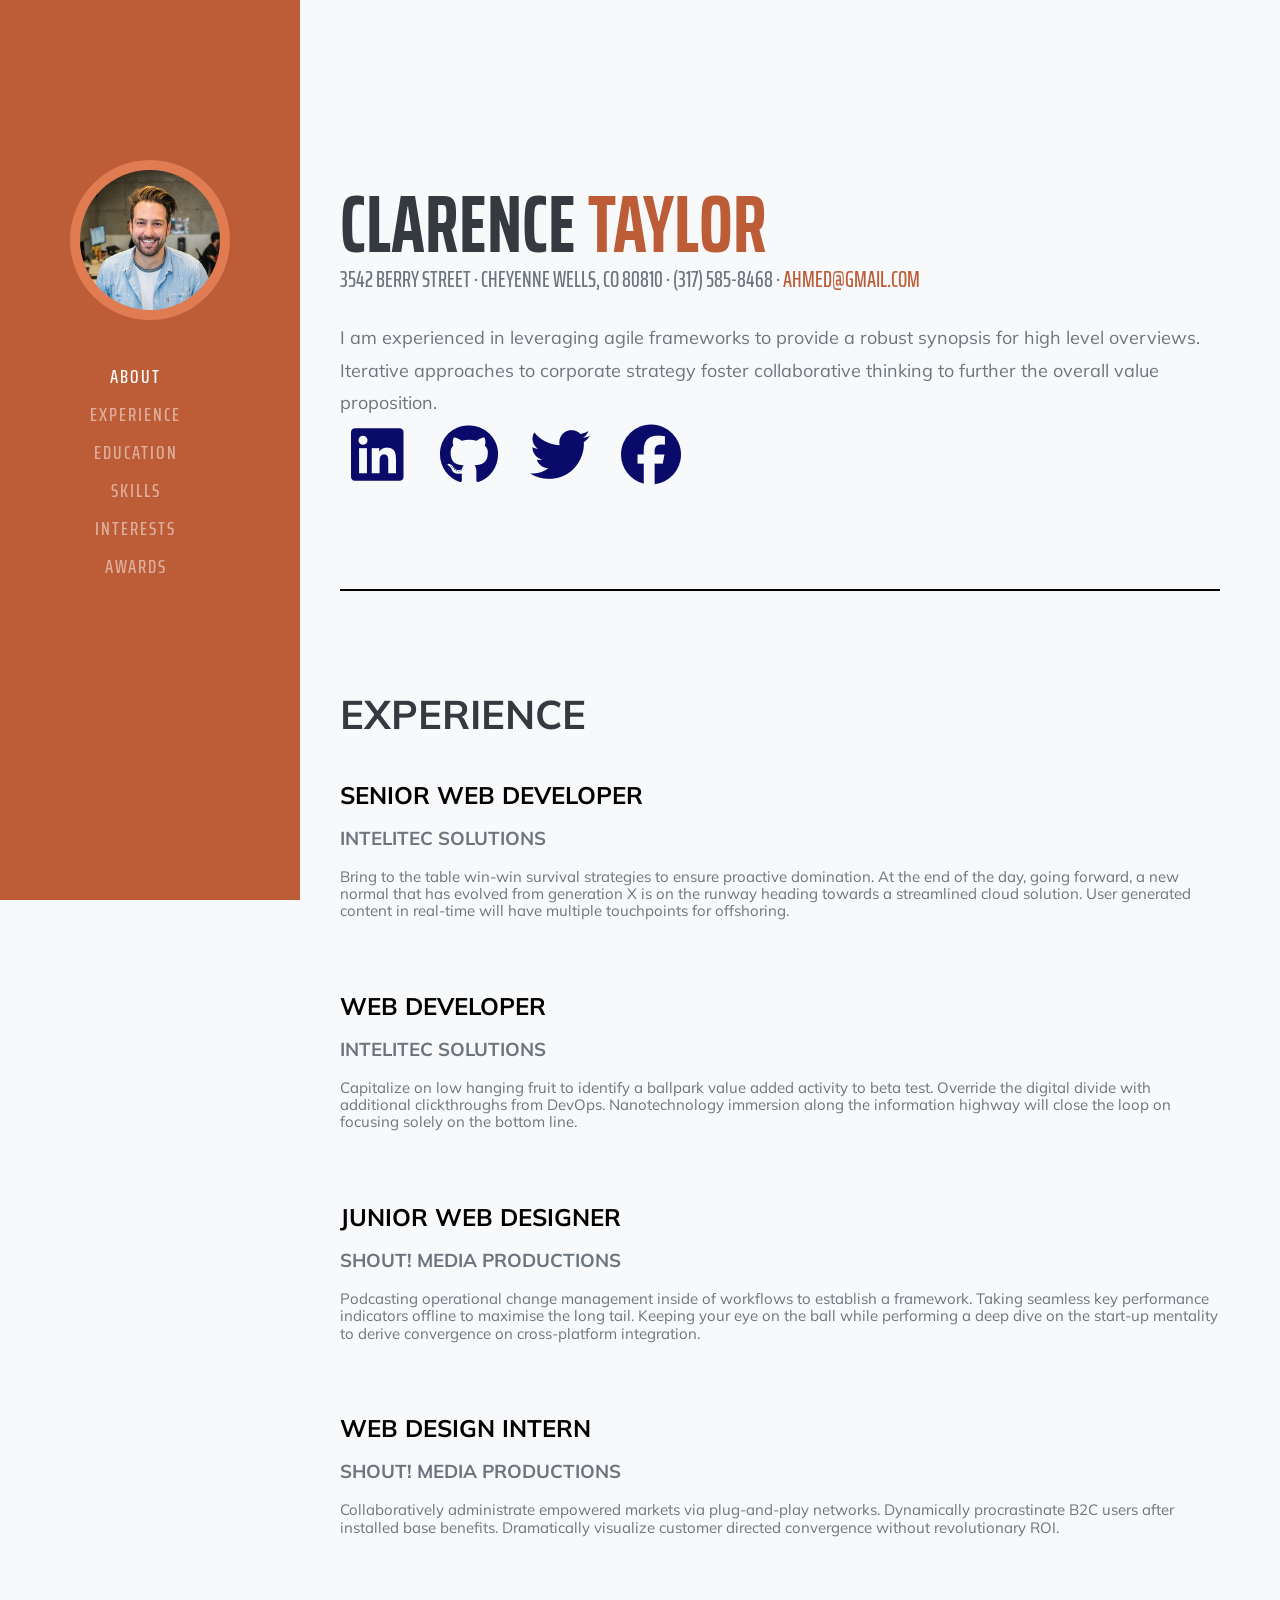
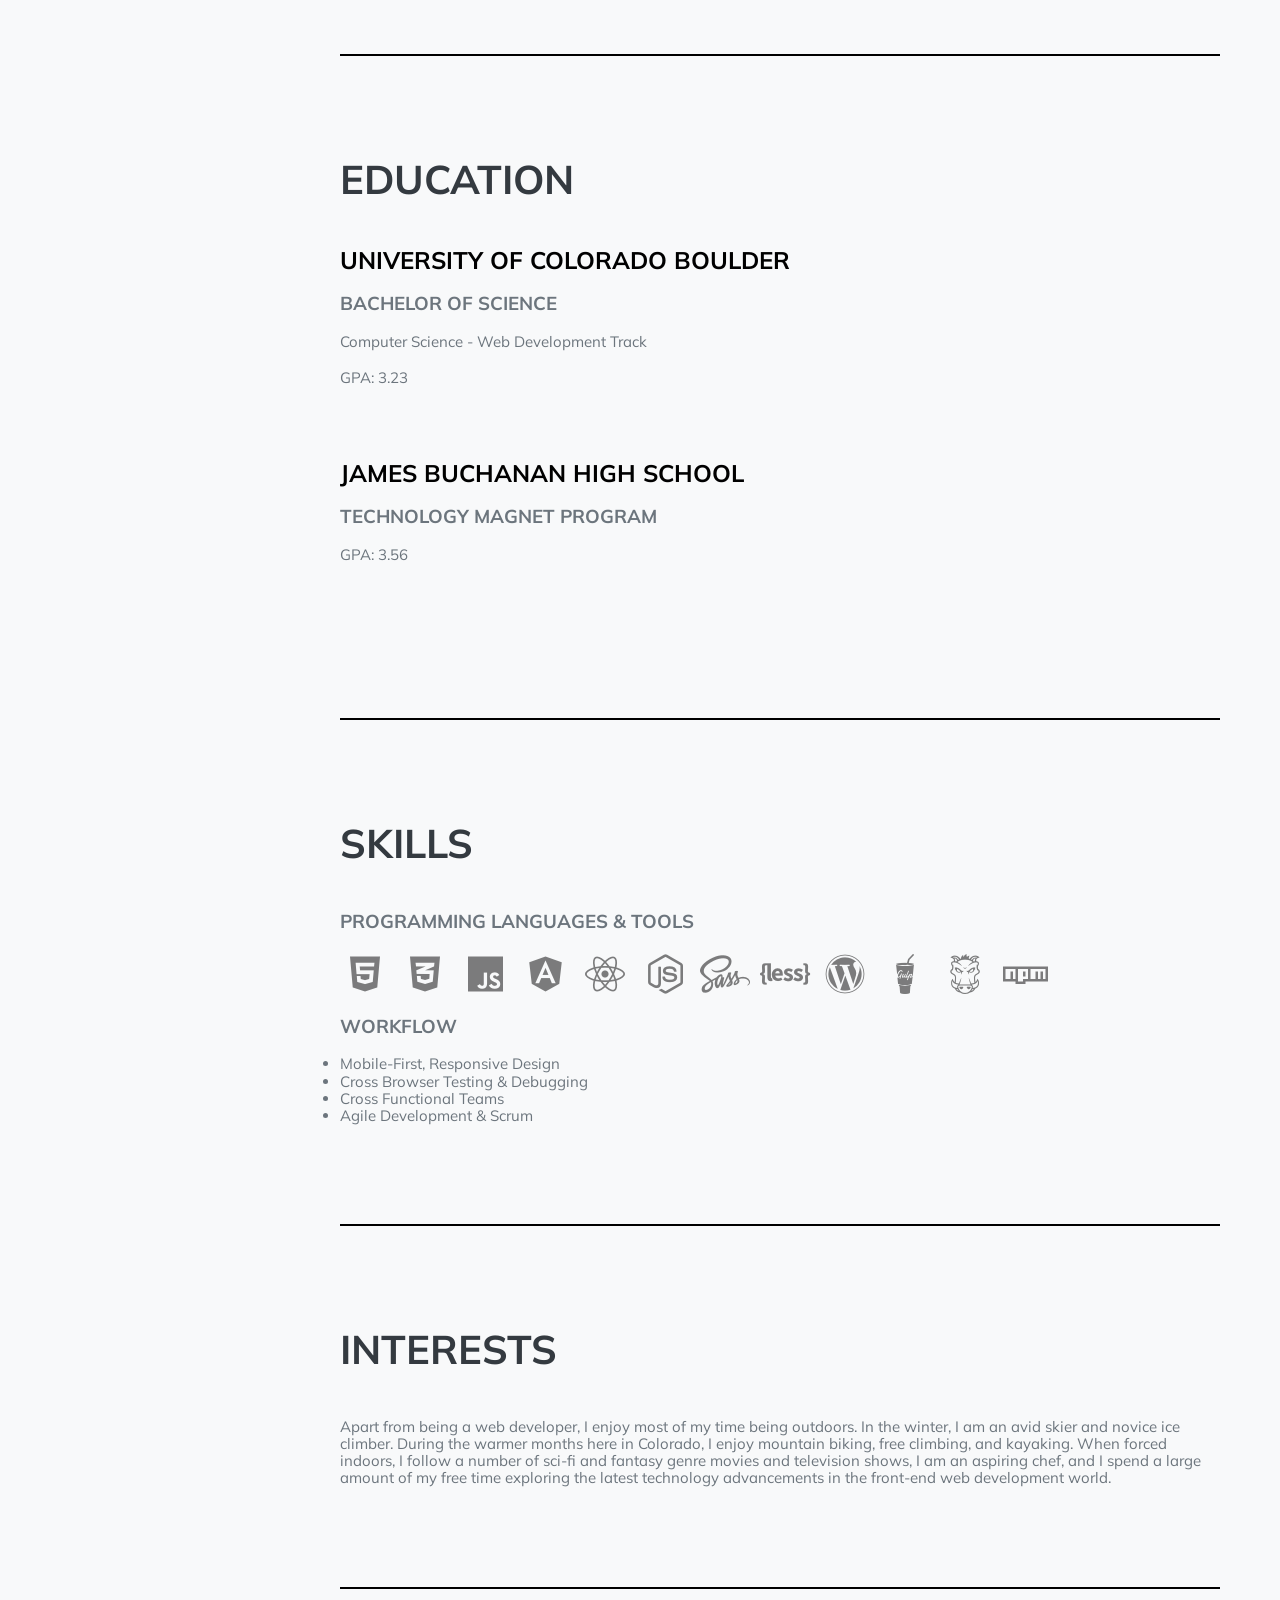
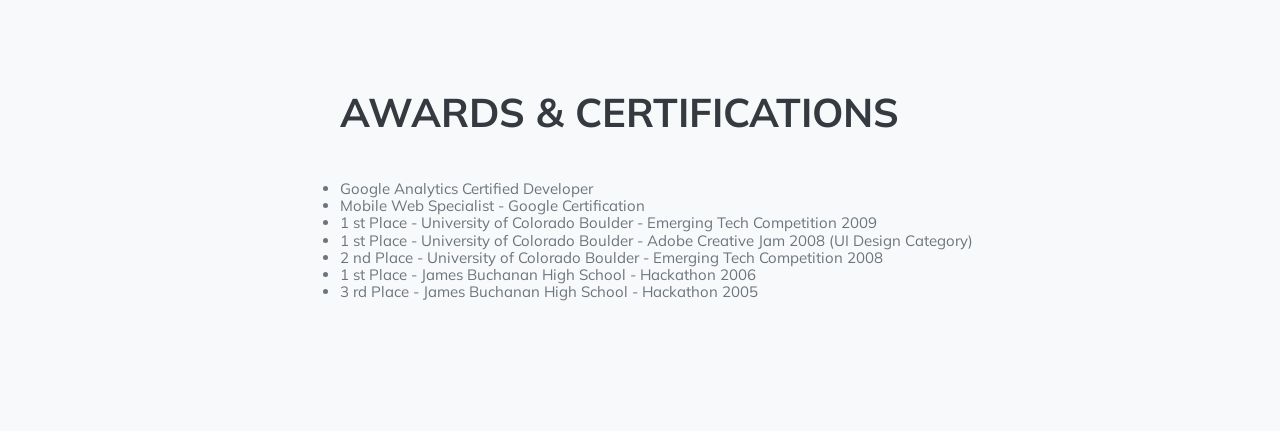
<file: index.html>
<!doctype html>
<html lang="en">
  <head>
    <meta charset="UTF-8" />
    <meta name="viewport" content="width=device-width, initial-scale=1.0" />
    <title>resume</title>
    <!-- main template css file -->
    <link rel="stylesheet" href="css/main.css" />
    <!-- render all element normally -->
    <link rel="stylesheet" href="css/normalize.css" />
    <!-- Font Awesome -->
    <link rel="stylesheet" href="css/all.min.css" />
    <!-- Google Fonts (زي التمبليت) -->
    <link
      href="https://fonts.googleapis.com/css?family=Saira+Extra+Condensed:500,700"
      rel="stylesheet"
    />
    <link
      href="https://fonts.googleapis.com/css?family=Muli:400,400i,800,800i"
      rel="stylesheet"
    />
  </head>
  <body>
    <div class="container">
      <div class="side">
        <div class="avatar-wrapper">
          <img src="images\profile.jpg" class="avatar" />
        </div>

        <div class="side-content">
          <h3 class="active">ABOUT</h3>
          <a href="#experience"><h3>EXPERIENCE</h3></a>
          <a href="#EDUCATION"><h3>EDUCATION</h3></a>
          <a href="#SKILLS"><h3>SKILLS</h3></a>
          <a href="#INTERESTS"><h3>INTERESTS</h3></a>
          <a href="#AWARDS"><h3>AWARDS</h3></a>
        </div>
      </div>
      <div class="main">
        <div class="main-text">
          <h1>Clarence <span>Taylor</span></h1>
          <p class="subheading">
            3542 Berry Street · Cheyenne Wells, CO 80810 · (317) 585-8468 ·
            <a href="#">Ahmed@gmail.com</a>
          </p>

          <p class="lead">
            I am experienced in leveraging agile frameworks to provide a robust
            synopsis for high level overviews. Iterative approaches to corporate
            strategy foster collaborative thinking to further the overall value
            proposition.
          </p>
        </div>
        <div class="icons">
          <a href="https://www.facebook.com/" target="_blank"
            ><i class="fa-brands fa-linkedin"></i
          ></a>
          <a href="https://www.facebook.com/" target="_blank"
            ><i class="fa-brands fa-github"></i
          ></a>
          <a href="https://www.facebook.com/" target="_blank"
            ><i class="fa-brands fa-twitter"></i
          ></a>
          <a href="https://www.facebook.com/" target="_blank"
            ><i class="fa-brands fa-facebook"></i
          ></a>
        </div>
        <div class="line"></div>
        <div class="maintext2">
          <div class="Experience" id="experience">
            <h1>Experience</h1>
            <br />
            <h2>Senior Web Developer</h2>
            <br />
            <h3>Intelitec Solutions</h3>
            <br />
            <p>
              Bring to the table win-win survival strategies to ensure proactive
              domination. At the end of the day, going forward, a new normal
              that has evolved from generation X is on the runway heading
              towards a streamlined cloud solution. User generated content in
              real-time will have multiple touchpoints for offshoring.
            </p>
            <br />
            <br />
            <br />
            <br />
            <h2>Web Developer</h2>
            <br />
            <h3>Intelitec Solutions</h3>
            <br />
            <p>
              Capitalize on low hanging fruit to identify a ballpark value added
              activity to beta test. Override the digital divide with additional
              clickthroughs from DevOps. Nanotechnology immersion along the
              information highway will close the loop on focusing solely on the
              bottom line.
            </p>
            <br />
            <br />
            <br />

            <br />
            <h2>Junior Web Designer</h2>
            <br />
            <h3>Shout! Media Productions</h3>
            <br />
            <p>
              Podcasting operational change management inside of workflows to
              establish a framework. Taking seamless key performance indicators
              offline to maximise the long tail. Keeping your eye on the ball
              while performing a deep dive on the start-up mentality to derive
              convergence on cross-platform integration.
            </p>
            <br />
            <br />
            <br />
            <br />
            <h2>Web Design Intern</h2>
            <br />
            <h3>Shout! Media Productions</h3>
            <br />
            <p>
              Collaboratively administrate empowered markets via plug-and-play
              networks. Dynamically procrastinate B2C users after installed base
              benefits. Dramatically visualize customer directed convergence
              without revolutionary ROI.
            </p>
            <br />
          </div>
          <div class="line"></div>
          <div class="Education" id="EDUCATION">
            <h1>Education</h1>
            <br />
            <h2>University of Colorado Boulder</h2>
            <br />
            <h3>Bachelor of Science</h3>
            <br />
            <p>Computer Science - Web Development Track</p>
            <br />
            <p>GPA: 3.23</p>
            <br />
            <br />
            <br />
            <br />
            <h2>James Buchanan High School</h2>
            <br />
            <h3>Technology Magnet Program</h3>
            <br />
            <p>GPA: 3.56</p>
            <br />
            <br />
            <br />
          </div>
          <div class="line"></div>
          <div class="skills" id="SKILLS">
            <h1>skills</h1>
            <br />
            <h3>Programming Languages & Tools</h3>
            <br />
            <div class="icons">
              <i class="fa-brands fa-html5"></i>
              <i class="fa-brands fa-css3-alt"></i>
              <i class="fa-brands fa-js"></i>
              <i class="fa-brands fa-angular"></i>
              <i class="fa-brands fa-react"></i>
              <i class="fa-brands fa-node-js"></i>
              <i class="fa-brands fa-sass"></i>
              <i class="fa-brands fa-less"></i>
              <i class="fa-brands fa-wordpress"></i>
              <i class="fa-brands fa-gulp"></i>
              <i class="fa-brands fa-grunt"></i>
              <i class="fa-brands fa-npm"></i>
            </div>
            <br />
            <h3>Workflow</h3>
            <br />
            <ul>
              <li>Mobile-First, Responsive Design</li>
              <li>Cross Browser Testing & Debugging</li>
              <li>Cross Functional Teams</li>
              <li>Agile Development & Scrum</li>
            </ul>
          </div>
          <div class="line"></div>
          <div class="Interests" id="INTERESTS">
            <h1>Interests</h1>
            <br />
            <p>
              Apart from being a web developer, I enjoy most of my time being
              outdoors. In the winter, I am an avid skier and novice ice
              climber. During the warmer months here in Colorado, I enjoy
              mountain biking, free climbing, and kayaking. When forced indoors,
              I follow a number of sci-fi and fantasy genre movies and
              television shows, I am an aspiring chef, and I spend a large
              amount of my free time exploring the latest technology
              advancements in the front-end web development world.
            </p>
          </div>
          <div class="line"></div>
          <h1>Awards & Certifications</h1>
          <br />
          <ul>
            <li>Google Analytics Certified Developer</li>
            <li>Mobile Web Specialist - Google Certification</li>
            <li>
              1 st Place - University of Colorado Boulder - Emerging Tech
              Competition 2009
            </li>
            <li>
              1 st Place - University of Colorado Boulder - Adobe Creative Jam
              2008 (UI Design Category)
            </li>
            <li>
              2 nd Place - University of Colorado Boulder - Emerging Tech
              Competition 2008
            </li>
            <li>1 st Place - James Buchanan High School - Hackathon 2006</li>
            <li>3 rd Place - James Buchanan High School - Hackathon 2005</li>
          </ul>
        </div>
      </div>
    </div>
  </body>
</html>
</file>
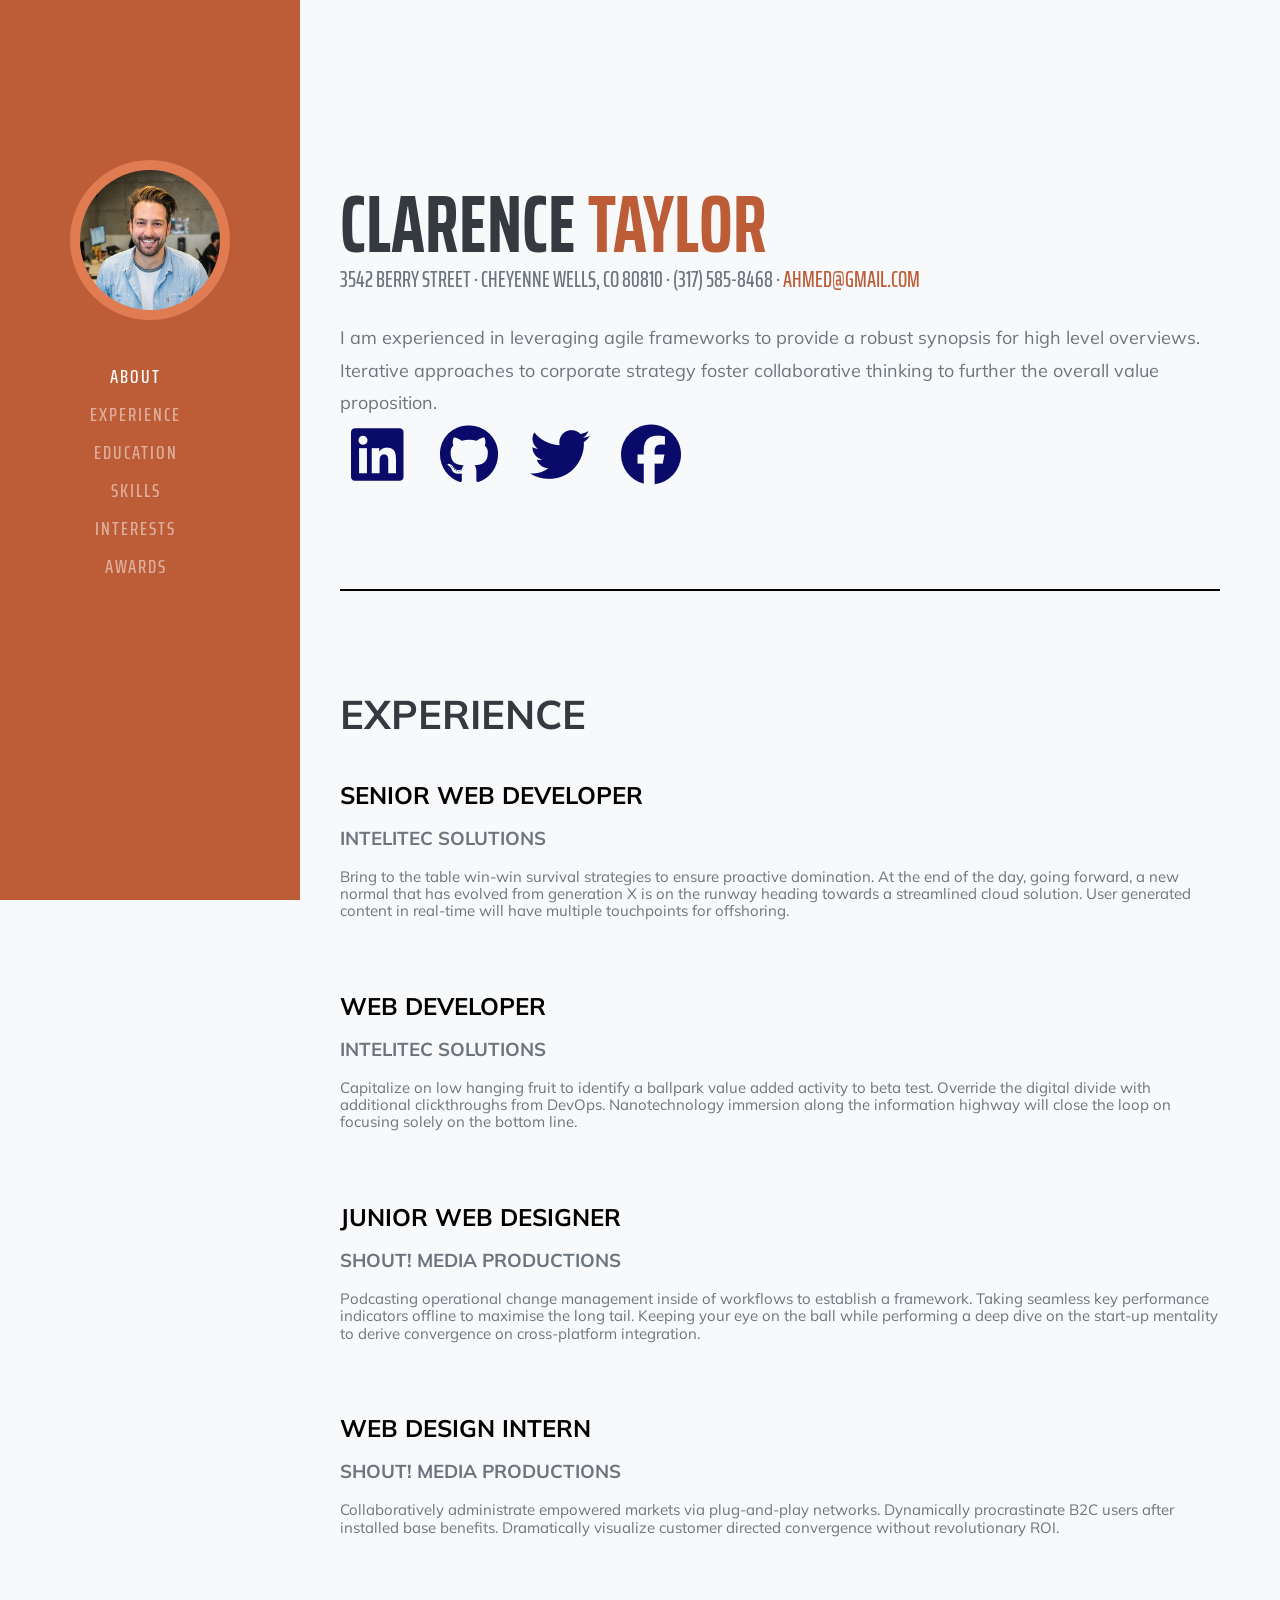
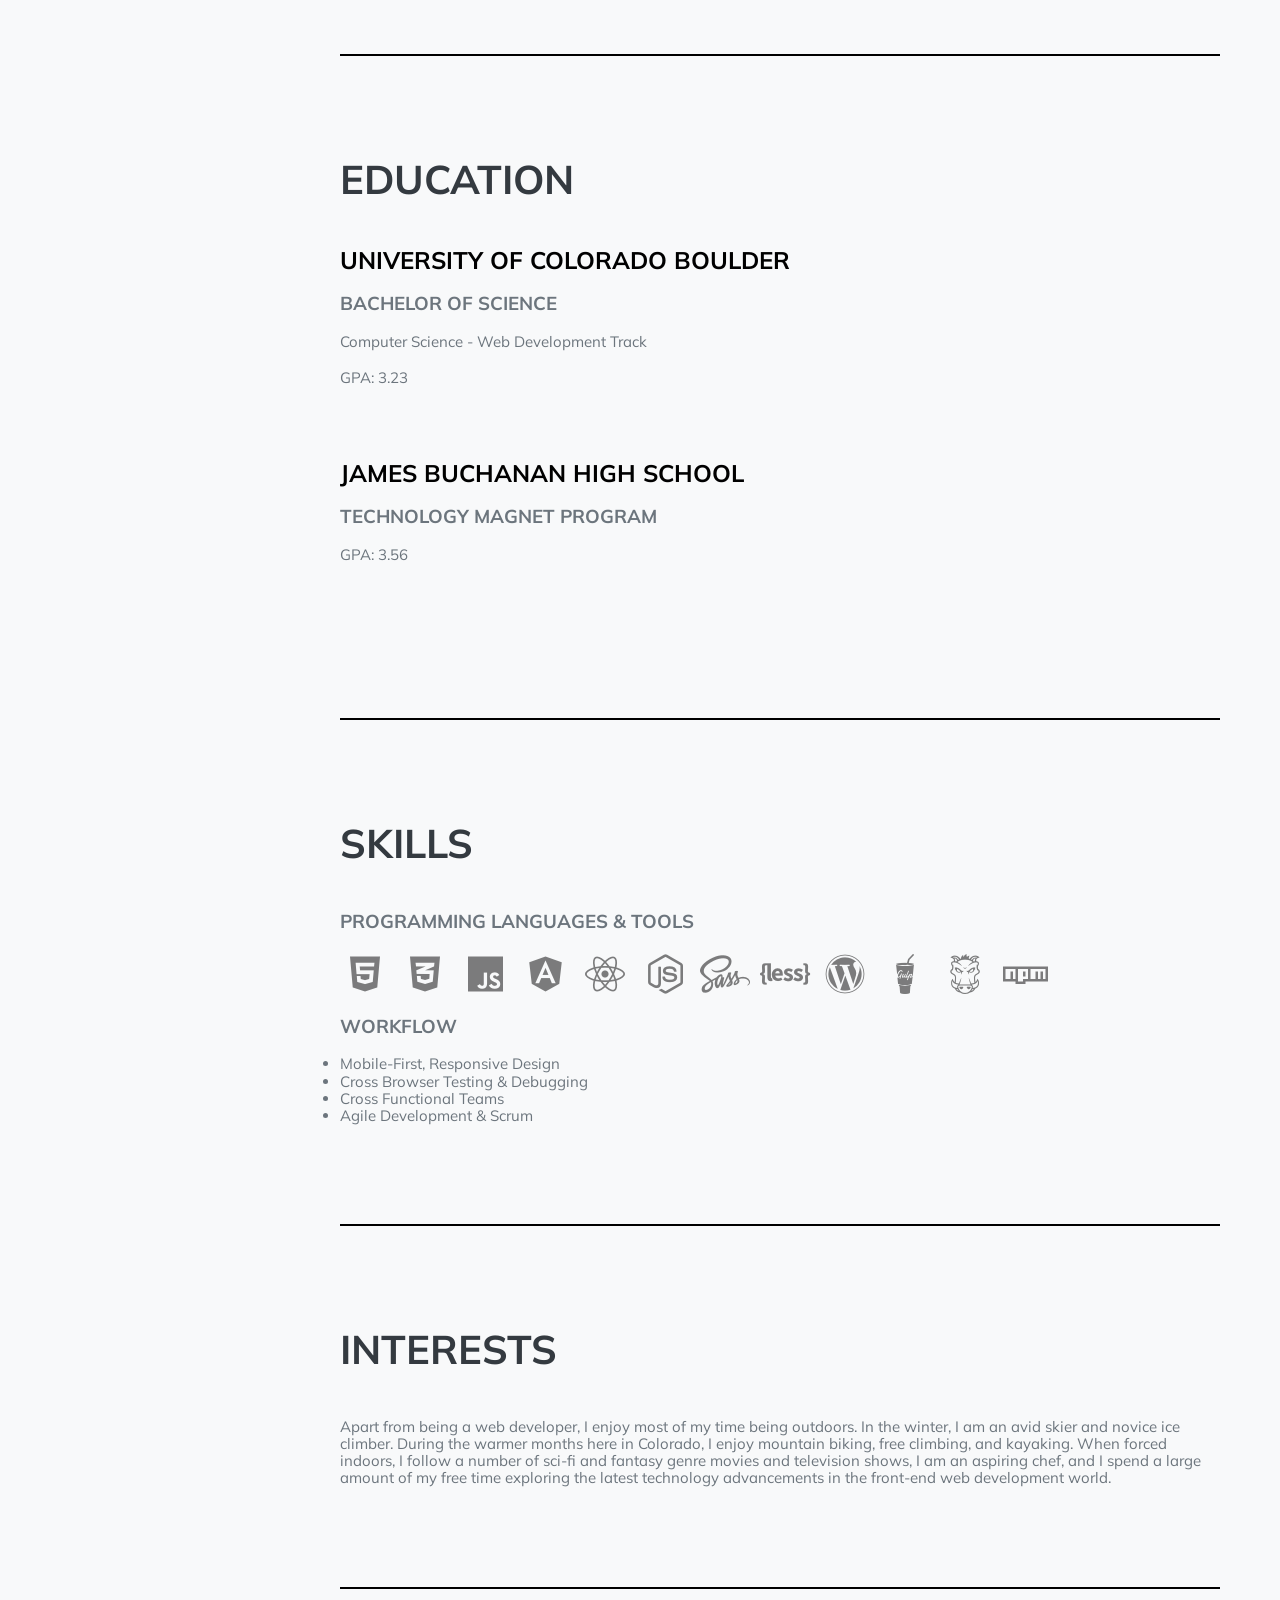
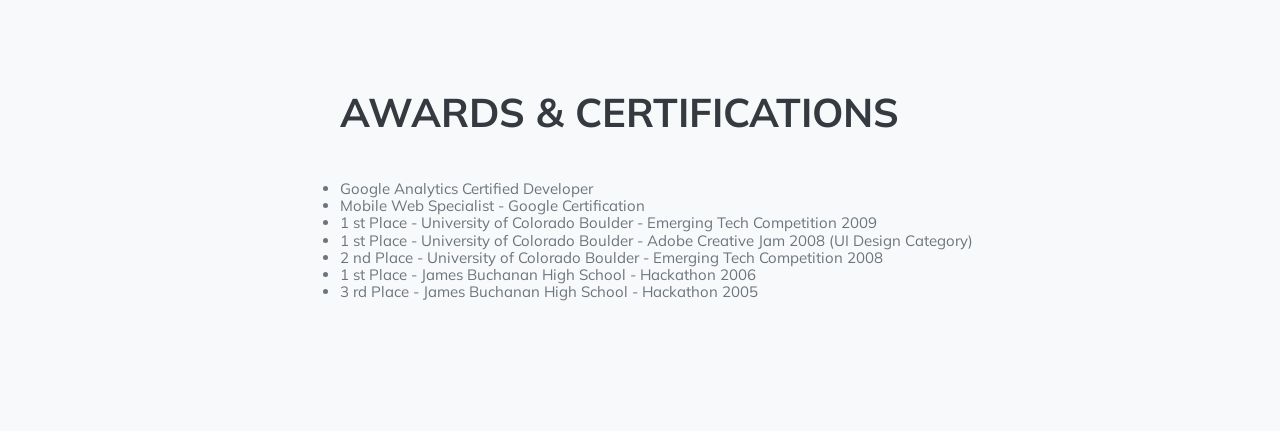
<file: task eraa/index.html>
<!doctype html>
<html lang="en">
  <head>
    <meta charset="UTF-8" />
    <meta name="viewport" content="width=device-width, initial-scale=1.0" />
    <title>resume</title>
    <!-- main template css file -->
    <link rel="stylesheet" href="css/main.css" />
    <!-- render all element normally -->
    <link rel="stylesheet" href="css/normalize.css" />
    <!-- Font Awesome -->
    <link rel="stylesheet" href="css/all.min.css" />
    <!-- Google Fonts (زي التمبليت) -->
    <link
      href="https://fonts.googleapis.com/css?family=Saira+Extra+Condensed:500,700"
      rel="stylesheet"
    />
    <link
      href="https://fonts.googleapis.com/css?family=Muli:400,400i,800,800i"
      rel="stylesheet"
    />
  </head>
  <body>
    <div class="container">
      <div class="side">
        <div class="avatar-wrapper">
          <img src="images\profile.jpg" class="avatar" />
        </div>

        <div class="side-content">
          <h3 class="active">ABOUT</h3>
          <h3>EXPERIENCE</h3>
          <h3>EDUCATION</h3>
          <h3>SKILLS</h3>
          <h3>INTERESTS</h3>
          <h3>AWARDS</h3>
        </div>
      </div>
      <div class="main">
        <div class="main-text">
          <h1>Clarence <span>Taylor</span></h1>
          <p class="subheading">
            3542 Berry Street · Cheyenne Wells, CO 80810 · (317) 585-8468 ·
            <a href="#">Ahmed@gmail.com</a>
          </p>

          <p class="lead">
            I am experienced in leveraging agile frameworks to provide a robust
            synopsis for high level overviews. Iterative approaches to corporate
            strategy foster collaborative thinking to further the overall value
            proposition.
          </p>
        </div>
        <div class="icons">
          <a href="https://www.facebook.com/" target="_blank"
            ><i class="fa-brands fa-linkedin"></i
          ></a>
          <a href="https://www.facebook.com/" target="_blank"
            ><i class="fa-brands fa-github"></i
          ></a>
          <a href="https://www.facebook.com/" target="_blank"
            ><i class="fa-brands fa-twitter"></i
          ></a>
          <a href="https://www.facebook.com/" target="_blank"
            ><i class="fa-brands fa-facebook"></i
          ></a>
        </div>
        <div class="line"></div>
        <div class="maintext2">
          <div class="Experience">
            <h1>Experience</h1>
            <br />
            <h2>Senior Web Developer</h2>
            <br />
            <h3>Intelitec Solutions</h3>
            <br />
            <p>
              Bring to the table win-win survival strategies to ensure proactive
              domination. At the end of the day, going forward, a new normal
              that has evolved from generation X is on the runway heading
              towards a streamlined cloud solution. User generated content in
              real-time will have multiple touchpoints for offshoring.
            </p>
            <br />
            <br />
            <br />
            <br />
            <h2>Web Developer</h2>
            <br />
            <h3>Intelitec Solutions</h3>
            <br />
            <p>
              Capitalize on low hanging fruit to identify a ballpark value added
              activity to beta test. Override the digital divide with additional
              clickthroughs from DevOps. Nanotechnology immersion along the
              information highway will close the loop on focusing solely on the
              bottom line.
            </p>
            <br />
            <br />
            <br />

            <br />
            <h2>Junior Web Designer</h2>
            <br />
            <h3>Shout! Media Productions</h3>
            <br />
            <p>
              Podcasting operational change management inside of workflows to
              establish a framework. Taking seamless key performance indicators
              offline to maximise the long tail. Keeping your eye on the ball
              while performing a deep dive on the start-up mentality to derive
              convergence on cross-platform integration.
            </p>
            <br />
            <br />
            <br />
            <br />
            <h2>Web Design Intern</h2>
            <br />
            <h3>Shout! Media Productions</h3>
            <br />
            <p>
              Collaboratively administrate empowered markets via plug-and-play
              networks. Dynamically procrastinate B2C users after installed base
              benefits. Dramatically visualize customer directed convergence
              without revolutionary ROI.
            </p>
            <br />
          </div>
          <div class="line"></div>
          <div class="Education">
            <h1>Education</h1>
            <br />
            <h2>University of Colorado Boulder</h2>
            <br />
            <h3>Bachelor of Science</h3>
            <br />
            <p>Computer Science - Web Development Track</p>
            <br />
            <p>GPA: 3.23</p>
            <br />
            <br />
            <br />
            <br />
            <h2>James Buchanan High School</h2>
            <br />
            <h3>Technology Magnet Program</h3>
            <br />
            <p>GPA: 3.56</p>
            <br />
            <br />
            <br />
          </div>
          <div class="line"></div>
          <div class="skills">
            <h1>skills</h1>
            <br />
            <h3>Programming Languages & Tools</h3>
            <br />
            <div class="icons">
              <i class="fa-brands fa-html5"></i>
              <i class="fa-brands fa-css3-alt"></i>
              <i class="fa-brands fa-js"></i>
              <i class="fa-brands fa-angular"></i>
              <i class="fa-brands fa-react"></i>
              <i class="fa-brands fa-node-js"></i>
              <i class="fa-brands fa-sass"></i>
              <i class="fa-brands fa-less"></i>
              <i class="fa-brands fa-wordpress"></i>
              <i class="fa-brands fa-gulp"></i>
              <i class="fa-brands fa-grunt"></i>
              <i class="fa-brands fa-npm"></i>
            </div>
            <br />
            <h3>Workflow</h3>
            <br />
            <ul>
              <li>Mobile-First, Responsive Design</li>
              <li>Cross Browser Testing & Debugging</li>
              <li>Cross Functional Teams</li>
              <li>Agile Development & Scrum</li>
            </ul>
          </div>
          <div class="line"></div>
          <div class="Interests">
            <h1>Interests</h1>
            <br />
            <p>
              Apart from being a web developer, I enjoy most of my time being
              outdoors. In the winter, I am an avid skier and novice ice
              climber. During the warmer months here in Colorado, I enjoy
              mountain biking, free climbing, and kayaking. When forced indoors,
              I follow a number of sci-fi and fantasy genre movies and
              television shows, I am an aspiring chef, and I spend a large
              amount of my free time exploring the latest technology
              advancements in the front-end web development world.
            </p>
          </div>
          <div class="line"></div>
          <h1>Awards & Certifications</h1>
          <br />
          <ul>
            <li>Google Analytics Certified Developer</li>
            <li>Mobile Web Specialist - Google Certification</li>
            <li>
              1 st Place - University of Colorado Boulder - Emerging Tech
              Competition 2009
            </li>
            <li>
              1 st Place - University of Colorado Boulder - Adobe Creative Jam
              2008 (UI Design Category)
            </li>
            <li>
              2 nd Place - University of Colorado Boulder - Emerging Tech
              Competition 2008
            </li>
            <li>1 st Place - James Buchanan High School - Hackathon 2006</li>
            <li>3 rd Place - James Buchanan High School - Hackathon 2005</li>
          </ul>
        </div>
      </div>
    </div>
  </body>
</html>
</file>
<file: css/main.css>
* {
  box-sizing: border-box;
  margin: 0;
  padding: 0;
}
body {
  background-color: #f8f9fa;
  font-family: "Muli", sans-serif;
  font-optical-sizing: auto;
}
html {
  scroll-behavior: smooth;
}
.side {
  position: fixed;
  height: 100vh;
  width: 300px;
  background-color: #bd5d38;
}
.side .avatar-wrapper {
  width: 160px;
  height: 160px;
  border-radius: 50%;
  background-color: #e07b52; /* لون البوردر */
  display: flex;
  align-items: center;
  justify-content: center;
  position: relative;

  left: 70px;
  top: 160px;
}
a{text-decoration: none;}

.side .avatar-wrapper img {
  width: 140px;
  height: 140px;
  border-radius: 50%;
  object-fit: cover;
}
.side .side-content {
  position: absolute;
  left: 90px;
  top: 350px;
  text-align: center;
  font-size: 15px;
  font-weight: 600;
  text-transform: uppercase;
  letter-spacing: 1.5px;
}
.side .side-content h3 {
  font-family: "Saira Extra Condensed", sans-serif;
  font-size: 20px;
  font-weight: 500;
  letter-spacing: 2px;
  text-transform: uppercase;
  margin: 15px 0;
  color: rgba(255, 255, 255, 0.5);
  transition: 0.3s;
  cursor: pointer;
}
.side-content h3.active,
.side-content h3:hover {
  color: #fff;
}
.main {
  margin-left: 280px;
  padding: 130px 60px;
}

.main .main-text h1 {
  font-family: "Saira Extra Condensed", sans-serif; /* أهم تعديل */
  font-size: 80px;
  font-weight: 700;
  line-height: 1;
  text-transform: uppercase;
  color: #343a40; /* رمادي غامق بدل الأسود */
}
.main .main-text span {
  color: #bd5d38;
  text-transform: uppercase;
}
.subheading {
  font-family: "Saira Extra Condensed", sans-serif;
  font-size: 22px;
  font-weight: 500;
  text-transform: uppercase;
  color: #6c757d;
  margin: -50px 0 30px;
}

.subheading a {
  color: #bd5d38;
  text-decoration: none;
}
.lead {
  font-size: 18px;
  color: #6c757d;
  line-height: 1.8; /* مهم */
  max-width: none; /* مهم */
  width: auto;
}
.icons {
  font-size: 60px;
  filter: grayscale(0.6);
}
.icons a {
  text-decoration: none;
}
.icons a:hover {
  opacity: 0.5;
}
.line {
  margin: 100px 0;
  height: 2px;
  width: 100%;
  background-color: black;
}
.maintext2 h1 {
  color: #343a40;
  font-size: 40px;
  text-transform: uppercase;
}
.maintext2 h2 {
  text-transform: uppercase;
}
.maintext2 h3 {
  color: #6c757d;
  text-transform: uppercase;
}
.maintext2 p {
  color: #6c757d;
  font-size: 15px;
}
.maintext2 ul {
  color: #6c757d;
  font-size: 15px;
}
.maintext2 .skills .icons {
  font-size: 40px;
  filter: grayscale(0.9);
  opacity: 0.5;
}
@media (max-width: 800px) {
  .side{display: none;}
  .main{margin-left: 0;
  padding: 10;}
}
</file>
<file: task eraa/css/main.css>
* {
  box-sizing: border-box;
  margin: 0;
  padding: 0;
}
body {
  background-color: #f8f9fa;
  font-family: "Muli", sans-serif;
  font-optical-sizing: auto;
}
.container {
  /* display: flex; */
}
.side {
  position: fixed;
  height: 100vh;
  width: 300px;
  background-color: #bd5d38;
}
.side .avatar-wrapper {
  width: 160px;
  height: 160px;
  border-radius: 50%;
  background-color: #e07b52; /* لون البوردر */
  display: flex;
  align-items: center;
  justify-content: center;
  position: relative;

  left: 70px;
  top: 160px;
}

.side .avatar-wrapper img {
  width: 140px;
  height: 140px;
  border-radius: 50%;
  object-fit: cover;
}
.side .side-content {
  position: absolute;
  left: 90px;
  top: 350px;
  text-align: center;
  font-size: 15px;
  font-weight: 600;
  text-transform: uppercase;
  letter-spacing: 1.5px;
}
.side .side-content h3 {
  font-family: "Saira Extra Condensed", sans-serif;
  font-size: 20px;
  font-weight: 500;
  letter-spacing: 2px;
  text-transform: uppercase;
  margin: 15px 0;
  color: rgba(255, 255, 255, 0.5);
  transition: 0.3s;
  cursor: pointer;
}
.side-content h3.active,
.side-content h3:hover {
  color: #fff;
}
.main {
  margin-left: 280px;
  padding: 130px 60px;
}

.main .main-text h1 {
  font-family: "Saira Extra Condensed", sans-serif; /* أهم تعديل */
  font-size: 80px;
  font-weight: 700;
  line-height: 1;
  text-transform: uppercase;
  color: #343a40; /* رمادي غامق بدل الأسود */
}
.main .main-text span {
  color: #bd5d38;
  text-transform: uppercase;
}
.subheading {
  font-family: "Saira Extra Condensed", sans-serif;
  font-size: 22px;
  font-weight: 500;
  text-transform: uppercase;
  color: #6c757d;
  margin: -50px 0 30px;
}

.subheading a {
  color: #bd5d38;
  text-decoration: none;
}
.lead {
  font-size: 18px;
  color: #6c757d;
  line-height: 1.8; /* مهم */
  max-width: none; /* مهم */
  width: auto;
}
.icons {
  font-size: 60px;
  filter: grayscale(0.6);
}
.icons a {
  text-decoration: none;
}
.icons a:hover {
  opacity: 0.5;
}
.line {
  margin: 100px 0;
  height: 2px;
  width: 100%;
  background-color: black;
}
.maintext2 h1 {
  color: #343a40;
  font-size: 40px;
  text-transform: uppercase;
}
.maintext2 h2 {
  text-transform: uppercase;
}
.maintext2 h3 {
  color: #6c757d;
  text-transform: uppercase;
}
.maintext2 p {
  color: #6c757d;
  font-size: 15px;
}
.maintext2 ul {
  color: #6c757d;
  font-size: 15px;
}
.maintext2 .skills .icons {
  font-size: 40px;
  filter: grayscale(0.9);
  opacity: 0.5;
}
</file>
